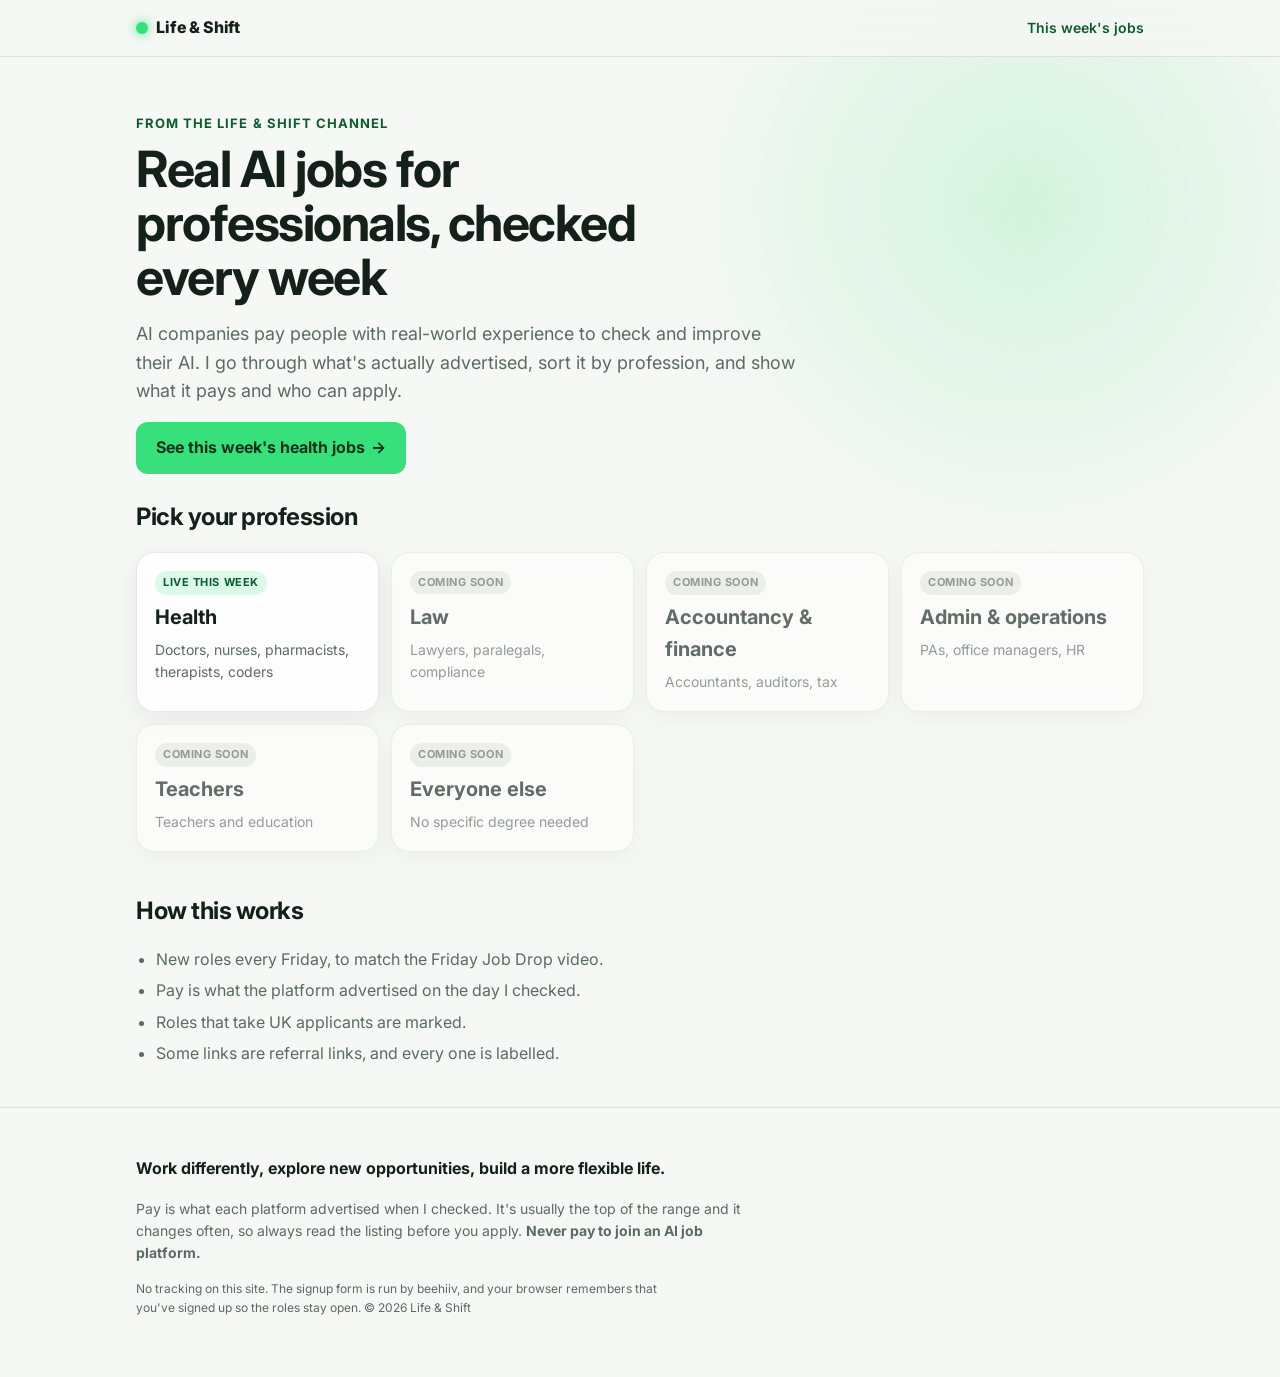
<file: index.html>
<!doctype html>
<html lang="en-GB">
<head>
<meta charset="utf-8">
<meta name="viewport" content="width=device-width, initial-scale=1">
<title>AI jobs for professionals, checked every week | Life &amp; Shift</title>
<meta name="description" content="Real, currently advertised AI roles for professionals, sorted by profession, with pay and how to apply.">
<meta property="og:title" content="AI jobs for professionals, checked every week | Life &amp; Shift">
<meta property="og:description" content="Real, currently advertised AI roles for professionals, sorted by profession, with pay and how to apply.">
<link rel="preconnect" href="https://fonts.googleapis.com">
<link rel="preconnect" href="https://fonts.gstatic.com" crossorigin>
<link href="https://fonts.googleapis.com/css2?family=Inter:wght@400;500;600;700;800&display=swap" rel="stylesheet">
<link rel="stylesheet" href="style.css">
</head>
<body>
<header class="top"><div class="wrap top-in">
  <a class="brand" href="index.html"><span class="dot"></span>Life &amp; Shift</a>
  <a class="top-link" href="health.html">This week's jobs</a>
</div></header>
<main>
<section class="hero"><div class="wrap">
  <p class="eyebrow">From the Life &amp; Shift channel</p>
  <h1>Real AI jobs for professionals, checked every week</h1>
  <p class="lede">AI companies pay people with real-world experience to check and improve their AI. I go through what's actually advertised, sort it by profession, and show what it pays and who can apply.</p>
  <a class="btn big" href="health.html">See this week's health jobs <span aria-hidden="true">→</span></a>
</div></section>
<div class="wrap">
  <section class="group"><h2>Pick your profession</h2><div class="g-grid"><a class="g-card live" href="health.html"><span class="tag live">Live this week</span><strong>Health</strong><span>Doctors, nurses, pharmacists, therapists, coders</span></a><div class="g-card soon"><span class="tag">Coming soon</span><strong>Law</strong><span>Lawyers, paralegals, compliance</span></div><div class="g-card soon"><span class="tag">Coming soon</span><strong>Accountancy &amp; finance</strong><span>Accountants, auditors, tax</span></div><div class="g-card soon"><span class="tag">Coming soon</span><strong>Admin &amp; operations</strong><span>PAs, office managers, HR</span></div><div class="g-card soon"><span class="tag">Coming soon</span><strong>Teachers</strong><span>Teachers and education</span></div><div class="g-card soon"><span class="tag">Coming soon</span><strong>Everyone else</strong><span>No specific degree needed</span></div></div></section>
  <section class="group"><h2>How this works</h2>
    <ul class="checks">
      <li>New roles every Friday, to match the Friday Job Drop video.</li>
      <li>Pay is what the platform advertised on the day I checked.</li>
      <li>Roles that take UK applicants are marked.</li>
      <li>Some links are referral links, and every one is labelled.</li>
    </ul>
  </section>
</div>
</main><footer><div class="wrap">
  <p class="slogan">Work differently, explore new opportunities, build a more flexible life.</p>
  <p>Pay is what each platform advertised when I checked. It's usually the top of the range and it changes often, so always read the listing before you apply. <strong>Never pay to join an AI job platform.</strong></p>
  <p class="small">No tracking on this site. The signup form is run by beehiiv, and your browser remembers that you've signed up so the roles stay open. © 2026 Life &amp; Shift</p>
</div></footer>
</body></html>
</file>
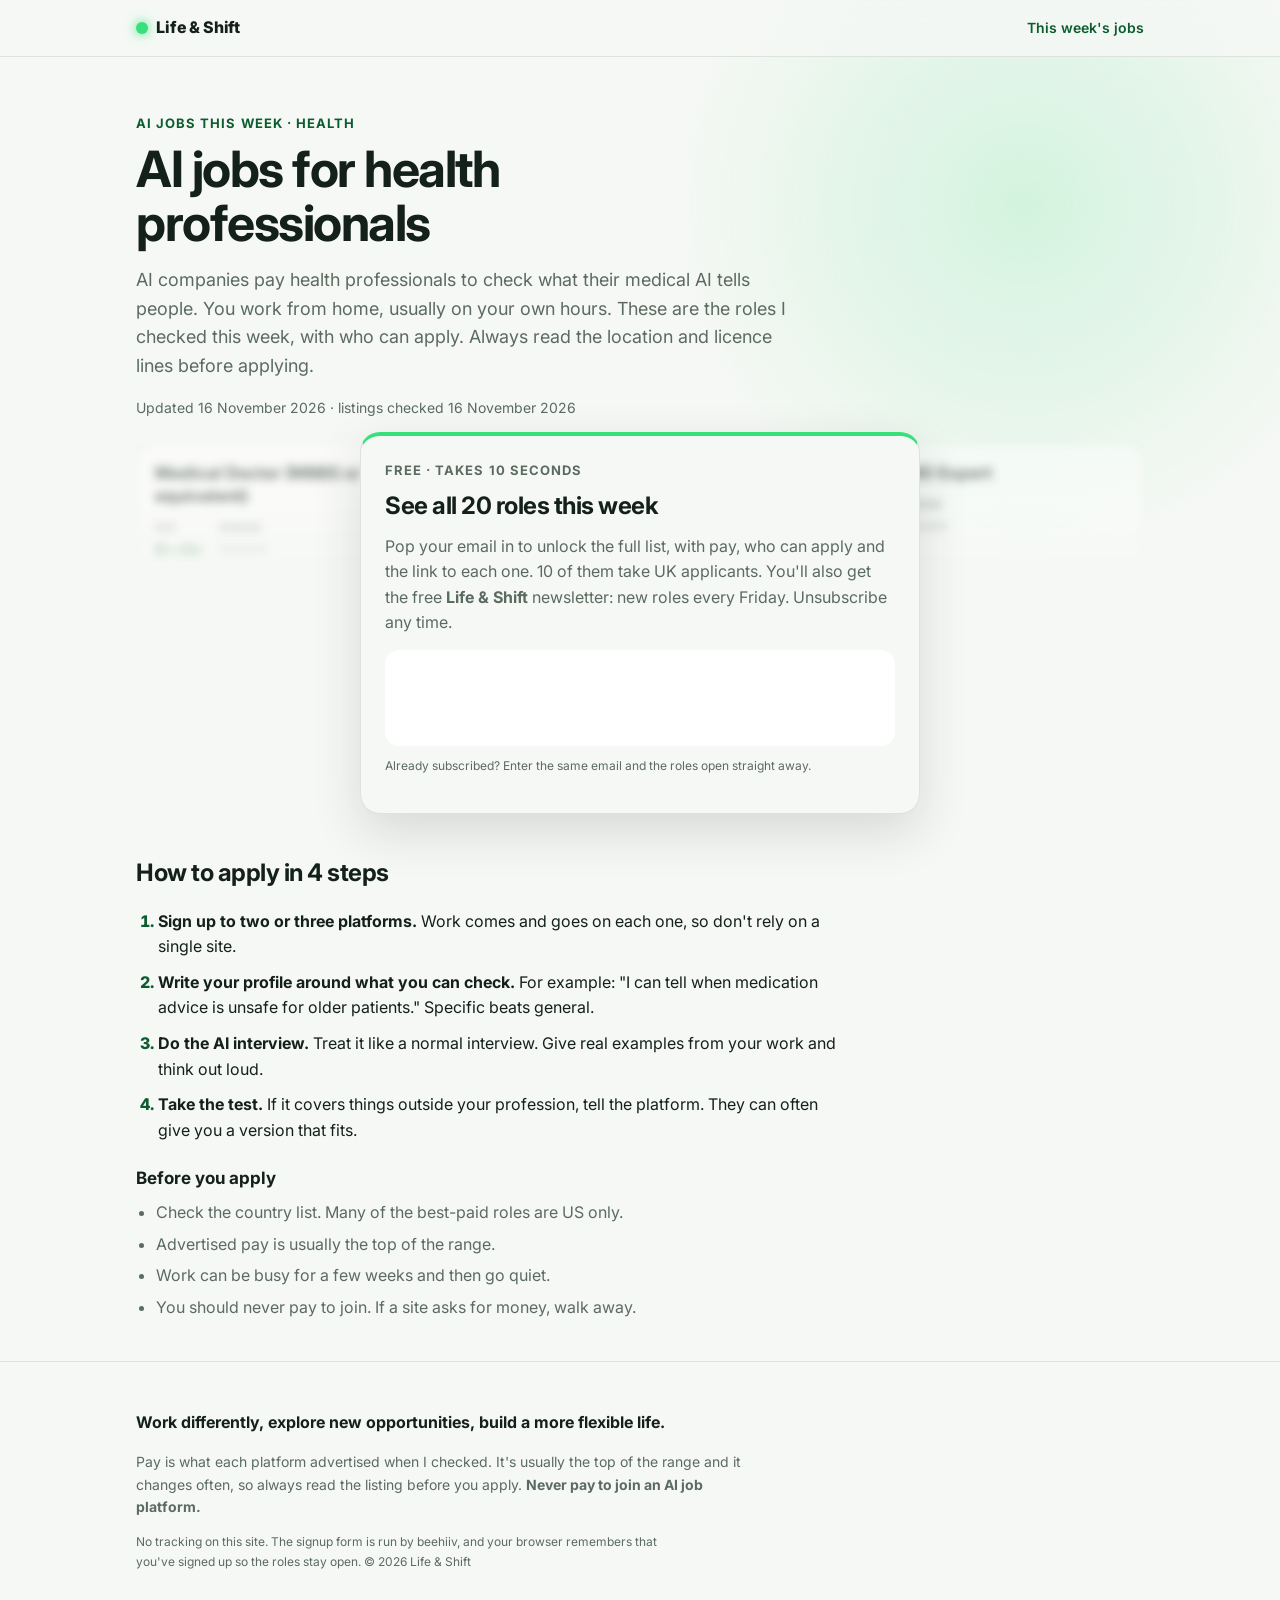
<file: health.html>
<!doctype html>
<html lang="en-GB">
<head>
<meta charset="utf-8">
<meta name="viewport" content="width=device-width, initial-scale=1">
<title>AI jobs for health professionals this week | Life &amp; Shift</title>
<meta name="description" content="Remote AI roles for health professionals, sorted by profession, with pay and who can apply. Updated 16 November 2026.">
<meta property="og:title" content="AI jobs for health professionals this week | Life &amp; Shift">
<meta property="og:description" content="Remote AI roles for health professionals, sorted by profession, with pay and who can apply. Updated 16 November 2026.">
<link rel="preconnect" href="https://fonts.googleapis.com">
<link rel="preconnect" href="https://fonts.gstatic.com" crossorigin>
<link href="https://fonts.googleapis.com/css2?family=Inter:wght@400;500;600;700;800&display=swap" rel="stylesheet">
<link rel="stylesheet" href="style.css">
</head>
<body>
<header class="top"><div class="wrap top-in">
  <a class="brand" href="index.html"><span class="dot"></span>Life &amp; Shift</a>
  <a class="top-link" href="health.html">This week's jobs</a>
</div></header>
<main>
<section class="hero"><div class="wrap">
  <p class="eyebrow">AI jobs this week · Health</p>
  <h1>AI jobs for health professionals</h1>
  <p class="lede">AI companies pay health professionals to check what their medical AI tells people. You work from home, usually on your own hours. These are the roles I checked this week, with who can apply. Always read the location and licence lines before applying.</p>
  <p class="meta">Updated 16 November 2026 · listings checked 16 November 2026</p>
</div></section>

<div class="wrap">

<div id="roles-gate">
<section class="gate" id="gate">
  <div class="gate-teaser" aria-hidden="true"><div class="roles"><article class="role ghost" aria-hidden="true">
  <div class="role-top"><h3>Medical Doctor (MBBS or equivalent)</h3></div>
  <dl><div><dt>Pay</dt><dd class="pay">$••/hr</dd></div><div><dt>Where</dt><dd>••••••</dd></div></dl>
</article><article class="role ghost" aria-hidden="true">
  <div class="role-top"><h3>Emergency, family medicine and radiology roles</h3></div>
  <dl><div><dt>Pay</dt><dd class="pay">$••/hr</dd></div><div><dt>Where</dt><dd>••••••</dd></div></dl>
</article><article class="role ghost" aria-hidden="true">
  <div class="role-top"><h3>Medical MD Expert</h3></div>
  <dl><div><dt>Pay</dt><dd class="pay">$••/hr</dd></div><div><dt>Where</dt><dd>••••••</dd></div></dl>
</article></div></div>
  <div class="gate-card">
    <p class="eyebrow">Free · takes 10 seconds</p>
    <h2>See all 20 roles this week</h2>
    <p>Pop your email in to unlock the full list, with pay, who can apply and the link to each one. 10 of them take UK applicants. You'll also get the free <strong>Life &amp; Shift</strong> newsletter: new roles every Friday. Unsubscribe any time.</p>
    <div class="gate-form"><iframe src="https://subscribe-forms.beehiiv.com/82efc706-22c3-4917-9553-213e8d6548dc" title="Sign up to the Life &amp; Shift newsletter" scrolling="no"></iframe></div>
    <p class="small muted">Already subscribed? Enter the same email and the roles open straight away.</p>
  </div>
</section>
<div id="roles-content" data-roles="[base64]/[base64]/[base64]/[base64]/[base64]/a2V5d29yZD1BSSIgdGFyZ2V0PSJfYmxhbmsiIHJlbD0ibm9vcGVuZXIiPlNlYXJjaCBOSFMgSm9icyBmb3IgJnF1b3Q7QUkmcXVvdDsgPHNwYW4gYXJpYS1oaWRkZW49InRydWUiPuKGkjwvc3Bhbj48L2E+Cjwvc2VjdGlvbj4=" hidden></div>
</div>
<script>
(function(){
  var KEY="ls_unlocked_v1";
  function store(){try{localStorage.setItem(KEY,"1")}catch(e){}}
  function stored(){try{return localStorage.getItem(KEY)==="1"}catch(e){return false}}
  var q=new URLSearchParams(location.search);
  if(q.get("subscribed")==="1"){
    store();
    if(window.top!==window){ try{ window.top.location.replace(location.pathname+"#roles"); }catch(e){} return; }
    history.replaceState(null,"",location.pathname+"#roles");
  }
  function unlock(){
    var box=document.getElementById("roles-content"); if(!box||!box.dataset.roles) return;
    var bin=atob(box.dataset.roles), bytes=new Uint8Array(bin.length);
    for(var i=0;i<bin.length;i++) bytes[i]=bin.charCodeAt(i);
    box.innerHTML=new TextDecoder("utf-8").decode(bytes);
    box.removeAttribute("data-roles"); box.hidden=false; box.id="roles";
    var g=document.getElementById("gate"); if(g) g.remove();
    if(location.hash==="#roles") box.scrollIntoView();
  }
  if(stored()) unlock();
})();
</script><section class="group" id="apply"><h2>How to apply in 4 steps</h2>
<ol class="steps">
  <li><strong>Sign up to two or three platforms.</strong> Work comes and goes on each one, so don't rely on a single site.</li>
  <li><strong>Write your profile around what you can check.</strong> For example: "I can tell when medication advice is unsafe for older patients." Specific beats general.</li>
  <li><strong>Do the AI interview.</strong> Treat it like a normal interview. Give real examples from your work and think out loud.</li>
  <li><strong>Take the test.</strong> If it covers things outside your profession, tell the platform. They can often give you a version that fits.</li>
</ol>
<h3 class="sub">Before you apply</h3>
<ul class="checks">
  <li>Check the country list. Many of the best-paid roles are US only.</li>
  <li>Advertised pay is usually the top of the range.</li>
  <li>Work can be busy for a few weeks and then go quiet.</li>
  <li>You should never pay to join. If a site asks for money, walk away.</li>
</ul>
</section>
</div>
</main><footer><div class="wrap">
  <p class="slogan">Work differently, explore new opportunities, build a more flexible life.</p>
  <p>Pay is what each platform advertised when I checked. It's usually the top of the range and it changes often, so always read the listing before you apply. <strong>Never pay to join an AI job platform.</strong></p>
  <p class="small">No tracking on this site. The signup form is run by beehiiv, and your browser remembers that you've signed up so the roles stay open. © 2026 Life &amp; Shift</p>
</div></footer>
</body></html>
</file>
<file: style.css>
:root{--bg:#f6f8f5;--card:rgba(255,255,255,.78);--ink:#14211a;--muted:#5b6b62;--line:rgba(20,33,26,.10);
--accent:#38e07b;--accent-ink:#0b5c2e;--accent-soft:#dcfae8;--uk:#1f5fd1;--uk-soft:#e4edff;--shadow:0 6px 24px rgba(20,33,26,.07)}
@media (prefers-color-scheme:dark){:root{--bg:#0e1411;--card:rgba(255,255,255,.05);--ink:#e9f2ec;--muted:#9fb1a6;--line:rgba(255,255,255,.10);
--accent-ink:#7af0a8;--accent-soft:rgba(56,224,123,.14);--uk:#8fb4ff;--uk-soft:rgba(110,150,255,.15);--shadow:none}}
*{box-sizing:border-box}html{scroll-behavior:smooth}
body{margin:0;background:var(--bg);color:var(--ink);font:16px/1.6 Inter,system-ui,-apple-system,sans-serif;-webkit-font-smoothing:antialiased}
body:before{content:"";position:fixed;inset:-20% -10% auto auto;width:60vw;height:60vw;background:radial-gradient(circle,rgba(56,224,123,.18),transparent 65%);z-index:-1;pointer-events:none}
a{color:inherit}.wrap{max-width:1040px;margin:0 auto;padding:0 16px}
.top{position:sticky;top:0;z-index:5;backdrop-filter:blur(12px);-webkit-backdrop-filter:blur(12px);background:color-mix(in srgb,var(--bg) 80%,transparent);border-bottom:1px solid var(--line)}
.top-in{display:flex;justify-content:space-between;align-items:center;height:56px}
.brand{font-weight:800;text-decoration:none;display:flex;align-items:center;gap:8px;letter-spacing:-.01em}
.dot{width:12px;height:12px;border-radius:50%;background:var(--accent);box-shadow:0 0 12px var(--accent)}
.top-link{font-weight:600;font-size:14px;text-decoration:none;color:var(--accent-ink)}
.hero{padding:56px 0 24px}.eyebrow{font-size:13px;font-weight:700;text-transform:uppercase;letter-spacing:.08em;color:var(--accent-ink);margin:0 0 8px}
h1{font-size:clamp(30px,5.5vw,50px);line-height:1.08;letter-spacing:-.03em;margin:0 0 16px;max-width:18ch}
.lede{font-size:18px;color:var(--muted);max-width:60ch;margin:0 0 16px}.meta{font-size:14px;color:var(--muted);margin:0}
h2{font-size:24px;letter-spacing:-.02em;margin:0 0 16px}h3{margin:0;font-size:17px;line-height:1.35}
.notice{background:var(--card);border:1px solid var(--line);border-left:4px solid var(--accent);border-radius:14px;padding:14px 16px;font-size:14px;color:var(--muted);margin:8px 0 32px}
.tag{display:inline-block;font-size:11px;font-weight:700;text-transform:uppercase;letter-spacing:.05em;padding:3px 8px;border-radius:99px;background:var(--line);color:var(--muted);white-space:nowrap}
.tag.ref,.tag.live{background:var(--accent-soft);color:var(--accent-ink)}.tag.uk{background:var(--uk-soft);color:var(--uk)}
.start{margin-bottom:28px}.start p{color:var(--muted);margin:0 0 14px;max-width:62ch}
.start-grid,.g-grid{display:grid;gap:12px;grid-template-columns:repeat(auto-fit,minmax(240px,1fr))}
.start-card,.g-card{display:flex;flex-direction:column;gap:6px;padding:18px;border-radius:18px;background:var(--card);border:1px solid var(--line);box-shadow:var(--shadow);text-decoration:none;backdrop-filter:blur(10px)}
.start-card strong,.g-card strong{font-size:20px}.start-card span:last-child,.g-card span:last-child{color:var(--muted);font-size:14px}
.start-card .tag,.g-card .tag{align-self:flex-start}
a.start-card:hover,a.g-card:hover{border-color:var(--accent);transform:translateY(-1px)}.g-card.soon{opacity:.65}
.chips{display:flex;gap:8px;overflow-x:auto;padding:4px 0 12px;margin-bottom:12px;scrollbar-width:none}.chips::-webkit-scrollbar{display:none}
.chips a{flex:none;font-size:14px;font-weight:600;text-decoration:none;padding:8px 14px;border-radius:99px;border:1px solid var(--line);background:var(--card)}
.chips a:hover{border-color:var(--accent)}
.group{margin:0 0 40px;scroll-margin-top:72px}.roles{display:grid;gap:12px;grid-template-columns:repeat(auto-fill,minmax(300px,1fr))}
.role{background:var(--card);border:1px solid var(--line);border-radius:18px;padding:18px;box-shadow:var(--shadow);display:flex;flex-direction:column;gap:12px;backdrop-filter:blur(10px)}
.role-top{display:flex;gap:10px;justify-content:space-between;align-items:flex-start}
dl{margin:0;display:grid;grid-template-columns:repeat(3,auto);gap:4px 16px;justify-content:start}dl div{min-width:0}
dt{font-size:11px;text-transform:uppercase;letter-spacing:.06em;color:var(--muted);font-weight:600}dd{margin:0;font-size:14px}
dd.pay{font-weight:800;color:var(--accent-ink);font-size:16px}
.role-link{margin-top:auto;display:flex;align-items:center;gap:8px;flex-wrap:wrap}
.btn{display:inline-flex;align-items:center;gap:6px;font-weight:700;font-size:14px;text-decoration:none;background:var(--ink);color:var(--bg);padding:9px 14px;border-radius:12px}
.btn:hover{background:var(--accent-ink)}.btn.big{font-size:16px;padding:13px 20px;background:var(--accent);color:#06331a}.btn.big:hover{filter:brightness(1.05)}
.nhs{background:var(--card);border:1px solid var(--line);border-radius:18px;padding:20px}.nhs p{color:var(--muted);max-width:65ch}
.steps{padding-left:22px;margin:0 0 24px;max-width:70ch}.steps li{margin-bottom:10px}.steps li::marker{font-weight:800;color:var(--accent-ink)}
.sub{margin-bottom:10px}.checks{padding-left:20px;margin:0;color:var(--muted);max-width:70ch}.checks li{margin-bottom:6px}
footer{border-top:1px solid var(--line);padding:32px 0 48px;color:var(--muted);font-size:14px}footer p{max-width:70ch}
.slogan{font-weight:700;color:var(--ink);font-size:16px}.small{font-size:12px}
.gate{position:relative;margin:0 0 40px}.gate-teaser{filter:blur(5px);opacity:.55;pointer-events:none;user-select:none;max-height:260px;overflow:hidden;-webkit-mask:linear-gradient(#000 40%,transparent);mask:linear-gradient(#000 40%,transparent)}
.gate-card{position:relative;margin:-150px auto 0;max-width:560px;background:var(--bg);border:1px solid var(--line);border-top:4px solid var(--accent);border-radius:20px;padding:24px;box-shadow:0 18px 50px rgba(20,33,26,.14)}
.gate-card h2{margin:0 0 8px}.gate-card p{color:var(--muted);margin:0 0 14px}.gate-card .eyebrow{margin-bottom:6px}
.gate-form{border-radius:14px;background:#fff;margin:4px 0 10px;overflow:hidden}.gate-form iframe{display:block;width:100%;height:96px;border:0}
.muted{color:var(--muted)}#roles{scroll-margin-top:72px}
@media (max-width:480px){.gate-card{margin-top:-120px;padding:18px}.hero{padding-top:36px}dl{grid-template-columns:1fr 1fr}.roles{grid-template-columns:1fr}}
</file>
